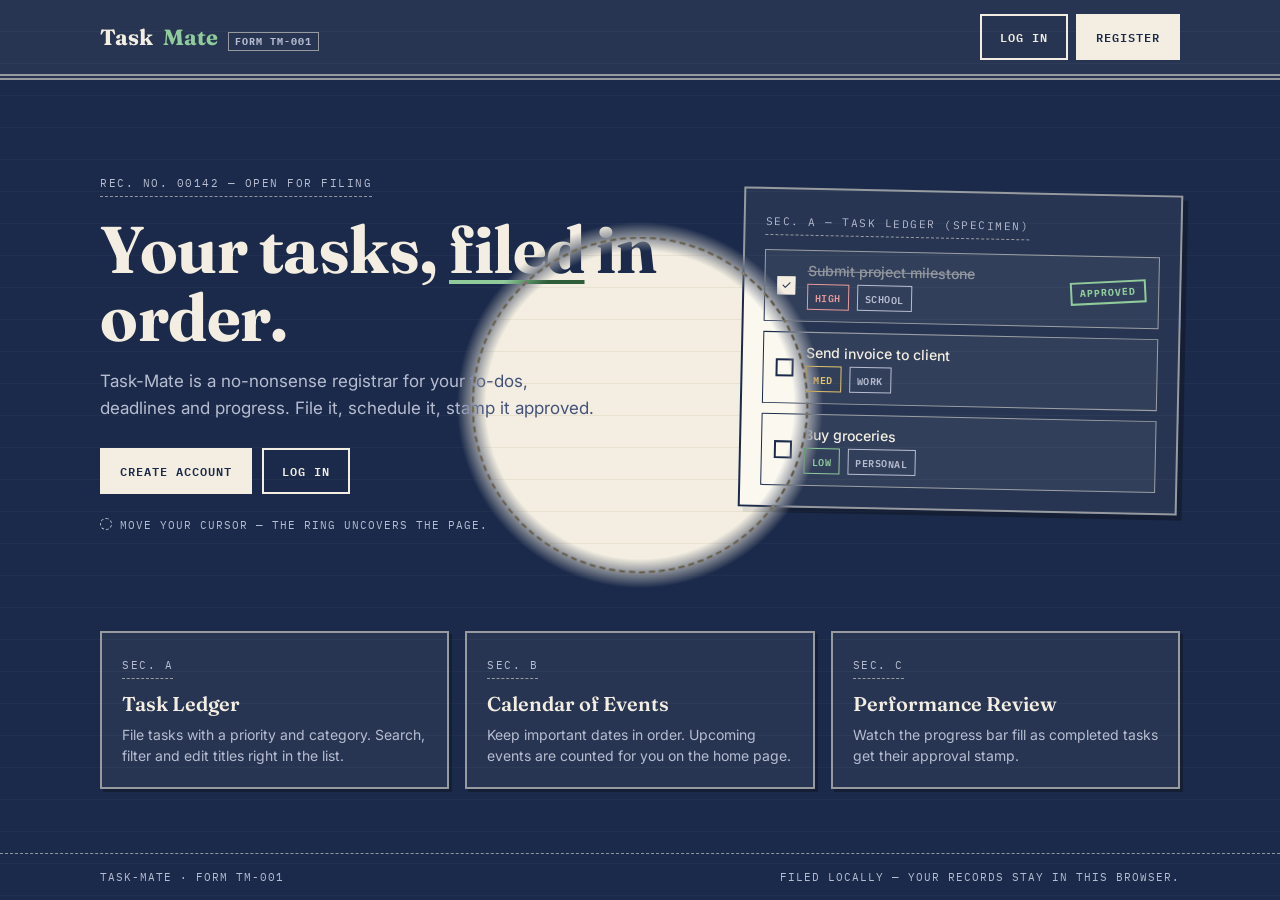
<file: index.html>
<!DOCTYPE html>
<html lang="en">
<head>
<meta charset="UTF-8">
<meta name="viewport" content="width=device-width, initial-scale=1">
<title>Task-Mate — Welcome</title>
<link rel="stylesheet" href="style.css">
<link rel="stylesheet" href="landing.css">
</head>
<body class="landing">

<!--
  Two stacked layers with identical content:
    #base   = dark "cover" (the real, clickable page)
    #reveal = paper theme copy (cloned by landing.js), masked to a circle that follows the cursor
-->
<div class="world" id="world">

  <div class="layer layer-dark" id="base">
    <div class="content">

      <header class="lp-nav">
        <div class="logo">Task<span>Mate</span><div class="form-tag">FORM TM-001</div></div>
        <nav class="lp-links" aria-label="Account">
          <a href="login.html" class="lp-btn ghost" data-mirror>Log in</a>
          <a href="register.html" class="lp-btn primary" data-mirror>Register</a>
        </nav>
      </header>

      <section class="lp-hero">
        <div class="lp-hero-text">
          <div class="lp-doc">REC. NO. 00142 — OPEN FOR FILING</div>
          <h1 class="lp-title">Your tasks, <span class="lp-accent">filed</span> in order.</h1>
          <p class="lp-lede">Task-Mate is a no-nonsense registrar for your to-dos, deadlines and progress. File it, schedule it, stamp it approved.</p>
          <div class="lp-cta">
            <a href="register.html" class="lp-btn primary" data-mirror>Create account</a>
            <a href="login.html" class="lp-btn ghost" data-mirror>Log in</a>
          </div>
          <p class="lp-hint" data-hint>Move your cursor — the ring uncovers the page.</p>
        </div>

        <aside class="lp-specimen" aria-label="Sample ledger">
          <div class="lp-doc">SEC. A — TASK LEDGER (SPECIMEN)</div>
          <ul class="lp-rows">
            <li class="is-done">
              <span class="lp-box on">✓</span>
              <div>
                <div class="lp-row-title">Submit project milestone</div>
                <div class="lp-meta"><span class="lp-tag high">High</span><span class="lp-tag">School</span></div>
              </div>
              <span class="lp-stamp">Approved</span>
            </li>
            <li>
              <span class="lp-box"></span>
              <div>
                <div class="lp-row-title">Send invoice to client</div>
                <div class="lp-meta"><span class="lp-tag med">Med</span><span class="lp-tag">Work</span></div>
              </div>
            </li>
            <li>
              <span class="lp-box"></span>
              <div>
                <div class="lp-row-title">Buy groceries</div>
                <div class="lp-meta"><span class="lp-tag low">Low</span><span class="lp-tag">Personal</span></div>
              </div>
            </li>
          </ul>
        </aside>
      </section>

      <section class="lp-cards" aria-label="Features">
        <article class="lp-card">
          <div class="lp-doc">SEC. A</div>
          <h2>Task Ledger</h2>
          <p>File tasks with a priority and category. Search, filter and edit titles right in the list.</p>
        </article>
        <article class="lp-card">
          <div class="lp-doc">SEC. B</div>
          <h2>Calendar of Events</h2>
          <p>Keep important dates in order. Upcoming events are counted for you on the home page.</p>
        </article>
        <article class="lp-card">
          <div class="lp-doc">SEC. C</div>
          <h2>Performance Review</h2>
          <p>Watch the progress bar fill as completed tasks get their approval stamp.</p>
        </article>
      </section>

      <footer class="lp-foot">
        <span>TASK-MATE · FORM TM-001</span>
        <span>Filed locally — your records stay in this browser.</span>
      </footer>

    </div>
  </div>

  <div class="layer layer-paper reveal" id="reveal" aria-hidden="true"></div>
</div>

<div class="ring" id="ring" aria-hidden="true"></div>

<script src="landing.js"></script>
</body>
</html>
</file>
<file: style.css>
@import url('https://fonts.googleapis.com/css2?family=Fraunces:opsz,wght@9..144,500;9..144,700&family=Inter:wght@400;500;600&family=IBM+Plex+Mono:wght@500;600&display=swap');

* { margin:0; padding:0; box-sizing:border-box; }

:root {
  --paper:#F3EEE1;
  --paper-line:#E0D6BF;
  --card:#FBF8F0;
  --ink:#1B2A4A;
  --ink-soft:#44527A;
  --border:#1B2A4A;
  --stamp-green:#2F5D3A;
  --stamp-red:#8B2E2E;
}

body {
  background:
    repeating-linear-gradient(to bottom, transparent, transparent 31px, var(--paper-line) 32px),
    var(--paper);
  color:var(--ink);
  font-family:'Inter', sans-serif;
  min-height:100vh;
}

/* NAVBAR */
.navbar {
  display:flex; justify-content:space-between; align-items:center; flex-wrap:wrap; gap:16px;
  padding:14px 30px; background:var(--card);
  border-bottom:6px double var(--border);
  position:sticky; top:0; z-index:20;
}
.logo { font-family:'Fraunces', serif; font-weight:700; font-size:22px; display:flex; align-items:baseline; gap:10px; }
.logo span { color:var(--stamp-green); }
.form-tag {
  font-family:'IBM Plex Mono', monospace; font-size:10px; letter-spacing:1px;
  color:var(--ink-soft); border:1px solid var(--border); padding:2px 6px;
}

/* right-side group: nav tabs + profile */
.nav-right { display:flex; align-items:center; gap:20px; flex-wrap:wrap; }

.nav-links { display:flex; gap:6px; }
.nav-btn {
  font-family:'IBM Plex Mono', monospace; text-transform:uppercase; letter-spacing:0.5px;
  background:transparent; border:2px solid transparent; color:var(--ink-soft);
  text-decoration:none; padding:8px 14px; font-weight:600; font-size:12px; transition:0.15s;
}
.nav-btn:hover { border-color:var(--border); color:var(--ink); }
.nav-btn.active { background:var(--ink); border-color:var(--ink); color:var(--paper); }

/* PROFILE — now top-right */
.profile { position:relative; display:flex; align-items:center; gap:10px; cursor:pointer; border-left:1px dashed var(--border); padding-left:18px; }
.avatar {
  width:34px; height:34px; border:2px solid var(--border); border-radius:50%;
  display:flex; align-items:center; justify-content:center;
  font-family:'IBM Plex Mono', monospace; font-weight:600; font-size:12px; background:var(--paper);
}
.profile-name { font-family:'Fraunces', serif; font-weight:600; font-size:15px; }
.profile-caret { font-size:10px; color:var(--ink-soft); transition:0.15s; }
.profile.open .profile-caret { transform:rotate(180deg); }

.profile-menu {
  display:none; position:absolute; top:calc(100% + 8px); right:0;
  background:var(--card); border:2px solid var(--border); min-width:150px;
  box-shadow:3px 3px 0 rgba(27,42,74,0.1); z-index:30;
}
.profile.open .profile-menu { display:block; }
.profile-item {
  display:block; padding:10px 14px; font-family:'IBM Plex Mono', monospace;
  font-size:12px; text-transform:uppercase; letter-spacing:0.5px;
  color:var(--ink); text-decoration:none; border-bottom:1px dashed var(--paper-line);
}
.profile-item:last-child { border-bottom:none; }
.profile-item:hover { background:var(--paper); }


/* NAV LINKS */
.nav-links { display:flex; gap:6px; flex-wrap:wrap; }
.nav-btn {
  font-family:'IBM Plex Mono', monospace; text-transform:uppercase; letter-spacing:0.5px;
  background:transparent; border:2px solid transparent; color:var(--ink-soft);
  text-decoration:none; padding:8px 14px; font-weight:600; font-size:12px; transition:0.15s;
}
.nav-btn:hover { border-color:var(--border); color:var(--ink); }
.nav-btn.active { background:var(--ink); border-color:var(--ink); color:var(--paper); }

/* PAGES */
.page { display:none; padding:40px; max-width:800px; margin:0 auto; }
.page.active-page { display:block; animation:fadeIn 0.3s ease; }
@keyframes fadeIn { from{opacity:0;} to{opacity:1;} }

.doc-number {
  font-family:'IBM Plex Mono', monospace; font-size:11px; letter-spacing:1.5px;
  color:var(--ink-soft); text-transform:uppercase; border-bottom:1px dashed var(--border);
  padding-bottom:6px; margin-bottom:14px;
}
h1 { font-family:'Fraunces', serif; font-size:32px; font-weight:600; margin-bottom:6px; }
.subtitle { color:var(--ink-soft); margin-bottom:24px; }
.sub-heading { font-family:'Fraunces', serif; margin:28px 0 12px; font-size:20px; font-weight:600; }

/* STAT CARDS */
.stat-cards { display:grid; grid-template-columns:repeat(auto-fit, minmax(140px,1fr)); gap:16px; margin-top:10px; }
.stat-card {
  background:var(--card); border:2px solid var(--border); padding:20px;
  display:flex; flex-direction:column; align-items:center;
  box-shadow:3px 3px 0 rgba(27,42,74,0.08); transition:transform 0.15s;
}
.stat-card:hover { transform:translateY(-2px); }
.stat-number { font-family:'Fraunces', serif; font-size:30px; font-weight:700; }
.stat-label { font-family:'IBM Plex Mono', monospace; font-size:11px; text-transform:uppercase; letter-spacing:1px; color:var(--ink-soft); margin-top:6px; }

/* FORMS */
.add-form, .filter-bar { display:flex; flex-wrap:wrap; gap:10px; margin-bottom:18px; }
.add-form input, .add-form select, .filter-bar input, .filter-bar select {
  background:var(--card); border:2px solid var(--border); color:var(--ink);
  padding:10px 12px; font-family:'Inter', sans-serif; font-size:14px; flex:1; min-width:120px;
  transition:0.15s;
}
.add-form input:focus, .add-form select:focus,
.filter-bar input:focus, .filter-bar select:focus {
  outline:none; background:#fff; border-bottom:3px solid var(--stamp-green);
}

.btn {
  font-family:'IBM Plex Mono', monospace; text-transform:uppercase; letter-spacing:1px;
  background:var(--ink); color:var(--paper); border:2px solid var(--ink);
  padding:10px 18px; font-weight:600; font-size:12px; cursor:pointer; transition:0.15s;
}
.btn:hover { background:var(--paper); color:var(--ink); }
.btn:active { transform:translateY(1px); }

/* LIST ITEMS */
.item-list { list-style:none; display:flex; flex-direction:column; gap:10px; }
.item-list li {
  background:var(--card); border:2px solid var(--border);
  padding:14px 16px; display:flex; align-items:center; justify-content:space-between;
  gap:12px; box-shadow:2px 2px 0 rgba(27,42,74,0.06); animation:fadeIn 0.2s ease;
}
.item-left { display:flex; align-items:center; gap:12px; flex:1; }
.item-list li.done .task-title { text-decoration:line-through; opacity:0.5; }

.task-title { cursor:text; font-weight:500; }
.task-title:hover { text-decoration:underline dotted; }
.task-title-input {
  background:#fff; border:2px solid var(--ink); color:var(--ink);
  padding:4px 8px; font-family:'Inter', sans-serif; font-size:14px;
}

.task-meta { font-size:11px; color:var(--ink-soft); display:flex; align-items:center; gap:8px; flex-wrap:wrap; margin-top:4px; }
.priority-tag, .category-tag {
  font-family:'IBM Plex Mono', monospace; font-size:10px; font-weight:600;
  letter-spacing:0.5px; text-transform:uppercase; padding:3px 7px; border:1px solid currentColor;
}
.priority-Low { color:var(--stamp-green); }
.priority-Med { color:#8A6A1F; }
.priority-High { color:var(--stamp-red); }
.category-tag { color:var(--ink-soft); }

/* STAMP badge for completed status */
.stamp {
  font-family:'IBM Plex Mono', monospace; font-size:10px; font-weight:700;
  letter-spacing:1px; text-transform:uppercase; padding:3px 8px;
  border:2px double var(--stamp-green); color:var(--stamp-green);
  transform:rotate(-4deg); display:inline-block;
}

input[type="checkbox"] { width:20px; height:20px; cursor:pointer; accent-color:var(--ink); }

.item-right { display:flex; align-items:center; gap:10px; }

.delete-btn {
  font-family:'IBM Plex Mono', monospace; background:transparent; border:1px solid var(--border);
  color:var(--ink-soft); font-size:11px; padding:5px 9px; cursor:pointer; transition:0.15s;
  text-transform:uppercase; letter-spacing:0.5px;
}
.delete-btn:hover { background:var(--stamp-red); border-color:var(--stamp-red); color:#fff; }
.delete-btn.confirming {
  background:var(--stamp-red); border-color:var(--stamp-red); color:#fff;
  transform:rotate(-3deg);
}

/* EMPTY STATES - rubber stamp */
.empty-msg {
  display:none; font-family:'IBM Plex Mono', monospace; font-size:12px; letter-spacing:1px;
  color:var(--stamp-red); border:2px solid var(--stamp-red);
  padding:10px 16px; transform:rotate(-2deg); margin-top:14px;
}
.empty-msg.show { display:inline-block; }

/* PROGRESS */
.progress-bar-wrap { width:100%; height:18px; background:var(--card); border:2px solid var(--border); overflow:hidden; margin-top:10px; }
.progress-bar-fill { height:100%; width:0%; background:var(--stamp-green); transition:width 0.4s ease; }
.progress-percent { margin-top:8px; font-family:'IBM Plex Mono', monospace; font-size:13px; color:var(--ink-soft); }

/* MOBILE */
@media (max-width:640px) {
  .navbar { padding:12px 16px; }
  .profile-name { display:none; }
  .nav-right { width:100%; justify-content:space-between; }
  .nav-links { width:100%; justify-content:space-between; }
  .nav-btn { flex:1; text-align:center; padding:8px 4px; font-size:10px; }
  .page { padding:24px 18px; }
  .add-form, .filter-bar { flex-direction:column; }
  .add-form input, .add-form select, .filter-bar input, .filter-bar select { width:100%; }
  .item-list li { flex-wrap:wrap; }
}
</file>
<file: landing.css>
/* =========================================================
   Task-Mate landing — two stacked layers.
   .layer-dark  = cover (always there, real links)
   .layer-paper = same content in the app's paper theme,
                  masked to a circle that follows the cursor
   Tune the effect in landing.js (radius) and below (edge softness).
   ========================================================= */

body.landing { background:#1B2A4A; }

.world { position:relative; overflow:hidden; isolation:isolate; }

/* ---------- colour tokens per layer ---------- */
.layer-dark {
  --bg:#1B2A4A; --fg:#F3EEE1; --fg-soft:#B7BDD0; --line:rgba(243,238,225,.55);
  --rule:rgba(243,238,225,.06); --card:rgba(243,238,225,.05);
  --accent:#8FCB9B; --danger:#E89A9A; --warn:#E3C46F; --shadow:rgba(0,0,0,.28);
  position:relative; z-index:1;
}
.layer-paper {
  --bg:#F3EEE1; --fg:#1B2A4A; --fg-soft:#44527A; --line:#1B2A4A;
  --rule:#E0D6BF; --card:#FBF8F0;
  --accent:#2F5D3A; --danger:#8B2E2E; --warn:#8A6A1F; --shadow:rgba(27,42,74,.1);
}
.layer {
  color:var(--fg);
  background:
    repeating-linear-gradient(to bottom, transparent, transparent 31px, var(--rule) 32px),
    var(--bg);
}

/* ---------- the reveal mask ----------
   --x / --y / --r are set every frame by landing.js.
   Solid up to 84% of the radius, then a soft edge to 100%. */
.reveal {
  position:absolute; inset:0; z-index:2; pointer-events:none;
  -webkit-mask-image:radial-gradient(circle var(--r,1px) at var(--x,50vw) var(--y,40vh), #000 0, #000 84%, transparent 100%);
          mask-image:radial-gradient(circle var(--r,1px) at var(--x,50vw) var(--y,40vh), #000 0, #000 84%, transparent 100%);
  -webkit-mask-repeat:no-repeat; mask-repeat:no-repeat;
}
/* reduced motion: just show the paper theme, no mask */
.world.static .reveal { -webkit-mask-image:none; mask-image:none; }

/* ---------- cursor ring ---------- */
.ring {
  position:fixed; left:0; top:0; z-index:60; pointer-events:none;
  width:0; height:0; border:2px dashed #F3EEE1; border-radius:50%;
  mix-blend-mode:difference; transition:opacity .2s; will-change:transform;
}
.ring.away { opacity:0; }

/* ---------- layout ---------- */
.content {
  --gutter:max(22px, calc((100% - 1080px) / 2));
  min-height:100vh; display:flex; flex-direction:column;
}

.lp-nav {
  display:flex; justify-content:space-between; align-items:center; flex-wrap:wrap; gap:14px;
  padding:14px var(--gutter); background:var(--card); border-bottom:6px double var(--line);
}
.lp-nav .logo span { color:var(--accent); }
.lp-nav .form-tag { color:var(--fg-soft); border-color:var(--line); }
.lp-links { display:flex; gap:8px; }

.lp-doc {
  display:inline-block; font-family:'IBM Plex Mono', monospace; font-size:11px; letter-spacing:1.5px;
  text-transform:uppercase; color:var(--fg-soft); border-bottom:1px dashed var(--line); padding-bottom:6px;
}

/* ---------- buttons ---------- */
.lp-btn {
  display:inline-block; font-family:'IBM Plex Mono', monospace; text-transform:uppercase; letter-spacing:1px;
  font-weight:600; font-size:12px; padding:11px 18px; border:2px solid var(--fg);
  text-decoration:none; cursor:pointer; transition:.15s;
}
.lp-btn.primary { background:var(--fg); color:var(--bg); }
.lp-btn.ghost   { background:transparent; color:var(--fg); }
.lp-btn.primary:hover, .lp-btn.primary.hover { background:transparent; color:var(--fg); }
.lp-btn.ghost:hover,   .lp-btn.ghost.hover   { background:var(--fg); color:var(--bg); }
.lp-btn:focus-visible, .lp-btn.focus { outline:3px solid var(--accent); outline-offset:3px; }

/* ---------- hero ---------- */
.lp-hero {
  flex:1; display:grid; grid-template-columns:minmax(0,1.15fr) minmax(0,.85fr);
  gap:48px; align-items:center; padding:64px var(--gutter) 48px;
}
.lp-title {
  font-family:'Fraunces', serif; font-weight:700; font-size:clamp(38px, 6vw, 66px);
  line-height:1.04; letter-spacing:-.5px; margin:18px 0 16px;
}
.lp-accent {
  text-decoration:underline; text-decoration-color:var(--accent);
  text-decoration-thickness:4px; text-underline-offset:7px;
}
.lp-lede { color:var(--fg-soft); font-size:17px; line-height:1.6; max-width:46ch; margin-bottom:26px; }
.lp-cta { display:flex; gap:10px; flex-wrap:wrap; }
.lp-hint {
  margin-top:24px; font-family:'IBM Plex Mono', monospace; font-size:11px; letter-spacing:1px;
  text-transform:uppercase; color:var(--fg-soft);
}
.lp-hint::before {
  content:""; display:inline-block; width:10px; height:10px; margin-right:8px; vertical-align:-1px;
  border:1.5px dashed currentColor; border-radius:50%;
}

/* ---------- specimen card ---------- */
.lp-specimen {
  background:var(--card); border:2px solid var(--line); padding:20px;
  box-shadow:5px 5px 0 var(--shadow); transform:rotate(1.2deg);
}
.lp-rows { list-style:none; margin-top:14px; display:flex; flex-direction:column; gap:10px; }
.lp-rows li {
  display:flex; align-items:center; gap:12px; padding:11px 12px;
  border:1.5px solid var(--line); background:var(--card);
}
.lp-rows li > div { flex:1; min-width:0; }
.lp-box {
  width:18px; height:18px; flex:none; border:2px solid var(--fg); font-size:12px; line-height:1;
  display:inline-flex; align-items:center; justify-content:center;
}
.lp-box.on { background:var(--fg); color:var(--bg); }
.lp-row-title { font-weight:500; font-size:14px; }
.is-done .lp-row-title { text-decoration:line-through; opacity:.5; }
.lp-meta { display:flex; gap:8px; flex-wrap:wrap; margin-top:5px; }
.lp-tag {
  font-family:'IBM Plex Mono', monospace; font-size:10px; font-weight:600; letter-spacing:.5px;
  text-transform:uppercase; padding:3px 7px; border:1px solid currentColor; color:var(--fg-soft);
}
.lp-tag.high { color:var(--danger); }
.lp-tag.med  { color:var(--warn); }
.lp-tag.low  { color:var(--accent); }
.lp-stamp {
  flex:none; display:inline-block; font-family:'IBM Plex Mono', monospace; font-size:10px; font-weight:700;
  letter-spacing:1px; text-transform:uppercase; padding:3px 8px;
  border:2px double var(--accent); color:var(--accent); transform:rotate(-4deg);
}

/* ---------- feature cards ---------- */
.lp-cards {
  display:grid; grid-template-columns:repeat(auto-fit, minmax(220px, 1fr)); gap:16px;
  padding:24px var(--gutter) 64px;
}
.lp-card {
  background:var(--card); border:2px solid var(--line); padding:20px; box-shadow:3px 3px 0 var(--shadow);
}
.lp-card h2 { font-family:'Fraunces', serif; font-size:20px; font-weight:600; margin:12px 0 8px; }
.lp-card p { color:var(--fg-soft); font-size:14px; line-height:1.55; }

/* ---------- footer ---------- */
.lp-foot {
  display:flex; justify-content:space-between; flex-wrap:wrap; gap:8px;
  padding:16px var(--gutter); border-top:1px dashed var(--line);
  font-family:'IBM Plex Mono', monospace; font-size:11px; letter-spacing:1px;
  text-transform:uppercase; color:var(--fg-soft);
}

/* ---------- mobile ---------- */
@media (max-width:860px) {
  .lp-hero { grid-template-columns:1fr; gap:36px; padding-top:40px; }
  .lp-specimen { transform:none; }
}
@media (max-width:520px) {
  .lp-btn { padding:10px 14px; }
  .lp-links { width:100%; }
  .lp-links .lp-btn { flex:1; text-align:center; }
}
</file>
